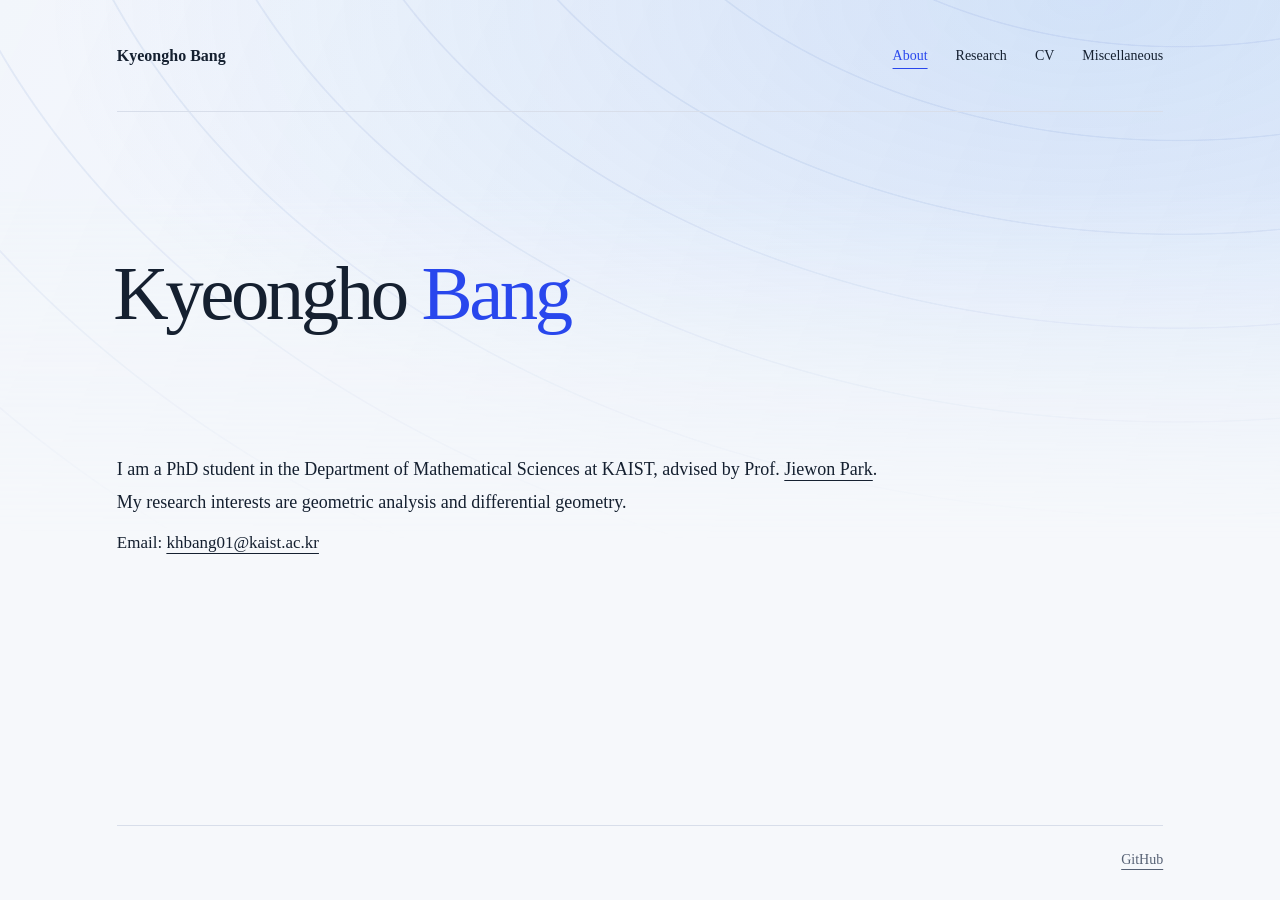
<file: index.html>
<!doctype html>
<html lang="en">
<head>
  <meta charset="utf-8">
  <meta name="viewport" content="width=device-width, initial-scale=1">
  <meta name="theme-color" content="#f6f8fb">
  <meta name="description" content="Kyeongho Bang is a PhD student in the Department of Mathematical Sciences at KAIST, advised by Prof. Jiewon Park.">
  <meta property="og:title" content="About — Kyeongho Bang">
  <meta property="og:description" content="Kyeongho Bang is a PhD student in the Department of Mathematical Sciences at KAIST, advised by Prof. Jiewon Park.">
  <meta property="og:type" content="website">
  <title>About — Kyeongho Bang</title>
  <link rel="icon" type="image/svg+xml" href="data:image/svg+xml,%3Csvg xmlns='http://www.w3.org/2000/svg' viewBox='0 0 64 64'%3E%3Crect width='64' height='64' rx='14' fill='%232947ed'/%3E%3Ctext x='32' y='43' text-anchor='middle' font-family='Arial,sans-serif' font-weight='700' font-size='32' fill='white'%3EK%3C/text%3E%3C/svg%3E">
  <link rel="stylesheet" href="styles.css"> 
</head>
<body>
  <a class="skip" href="#main">Skip to content</a>
  <div class="page">
    <header>
      <a class="brand" href="index.html" aria-label="Kyeongho Bang home"><span class="brand-label">Kyeongho Bang</span></a>
      <nav aria-label="Main navigation">
  <a href="index.html"aria-current="page">About</a>
  <a href="research.html" >Research</a>
  <a href="CV.html">CV</a>
  <a href="miscellaneous.html">Miscellaneous</a>
</nav>
    </header>
    <main id="main">
      <section class="intro" aria-labelledby="intro-title">
        <h1 id="intro-title">Kyeongho <span>Bang</span></h1>
      </section>
      
<div class="bio">
  <p class="bio-line">
    I am a PhD student in the Department of Mathematical Sciences at KAIST, advised by Prof.
    <a href="https://sites.google.com/view/jiewonpark?pli=1&authuser=0">Jiewon Park</a>.
  </p>

  <p class="bio-line">
    My research interests are geometric analysis and differential geometry.
  </p>

  <p class="email">
    Email:
    <a href="mailto:khbang01@kaist.ac.kr">khbang01@kaist.ac.kr</a>
  </p>
</div>
      
    </main>
    <footer style="justify-content:flex-end"><a href="https://github.com/kyeonghobang">GitHub</a></footer>
  </div>
</body>
</html>
</file>
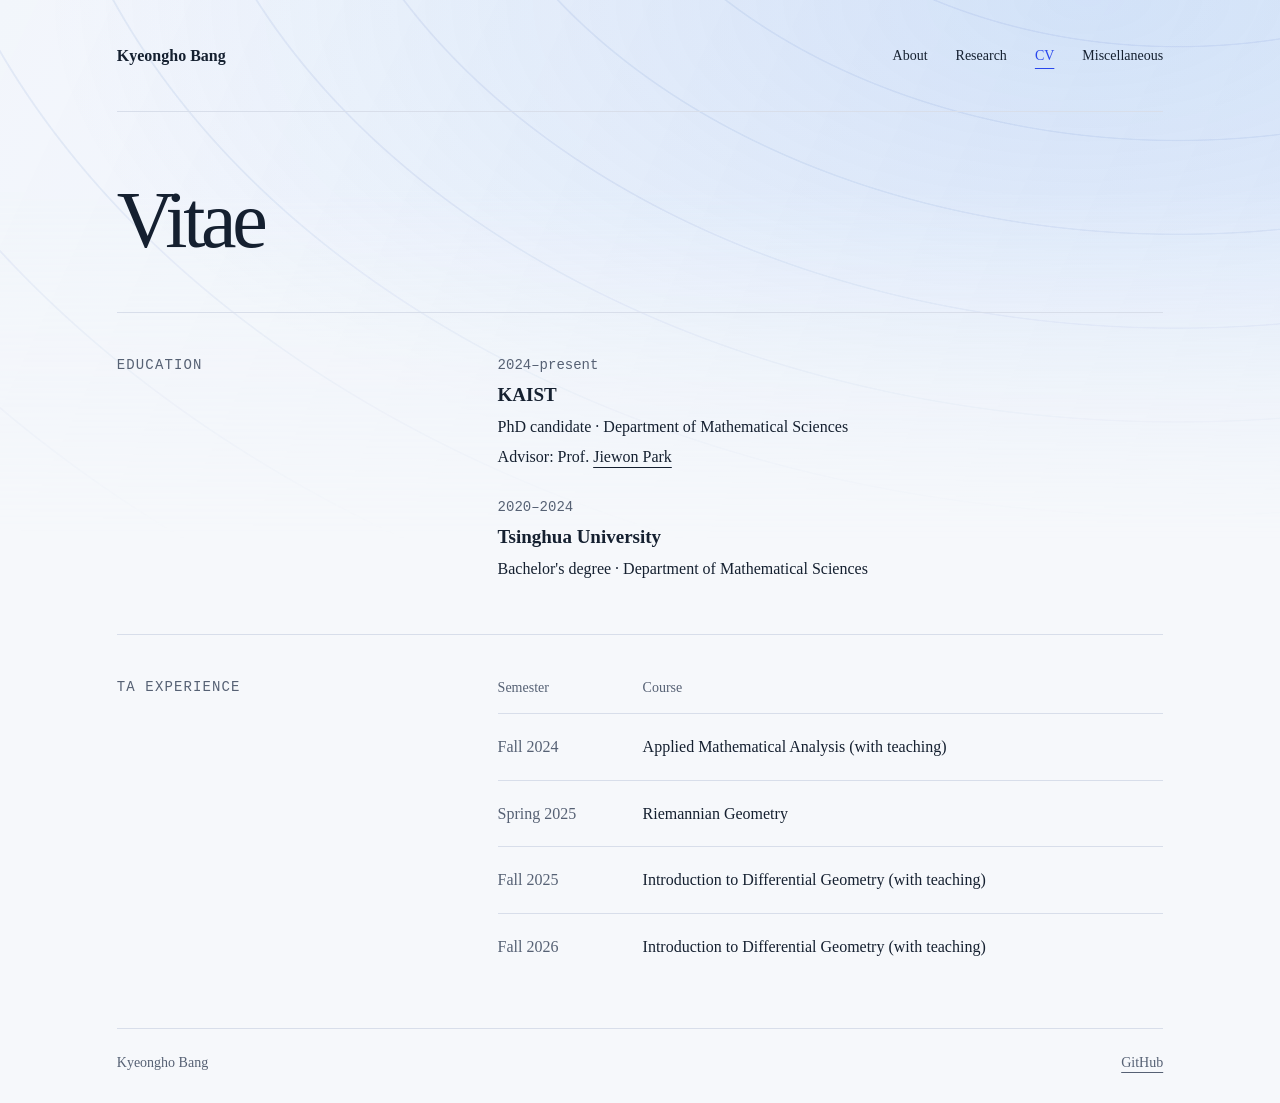
<file: CV.html>
<!doctype html>
<html lang="en">
<head>
  <meta charset="utf-8">
  <meta name="viewport" content="width=device-width, initial-scale=1">
  <meta name="theme-color" content="#f6f8fb">
  <meta name="description" content="CV of Kyeongho Bang, 2024–2026.">
  <meta property="og:title" content="CV — Kyeongho Bang">
  <meta property="og:description" content="CV of Kyeongho Bang, 2024–2026.">
  <meta property="og:type" content="website">
  <title>CV — Kyeongho Bang</title>
  <link rel="icon" type="image/svg+xml" href="data:image/svg+xml,%3Csvg xmlns='http://www.w3.org/2000/svg' viewBox='0 0 64 64'%3E%3Crect width='64' height='64' rx='14' fill='%232947ed'/%3E%3Ctext x='32' y='43' text-anchor='middle' font-family='Arial,sans-serif' font-weight='700' font-size='32' fill='white'%3EK%3C/text%3E%3C/svg%3E">
  <link rel="stylesheet" href="styles.css">
</head>
<body>
  <a class="skip" href="#main">Skip to content</a>
  <div class="page">
    <header>
      <a class="brand" href="index.html" aria-label="Kyeongho Bang home"><span class="brand-label">Kyeongho Bang</span></a>
      <nav aria-label="Main navigation">
  <a href="index.html">About</a>
  <a href="research.html" >Research</a>
  <a href="CV.html" aria-current="page">CV</a>
  <a href="miscellaneous.html">Miscellaneous</a>
</nav>
    </header>
    <main id="main">
      <div class="page-heading"><h1>Vitae</h1></div>

      <section id="education" class="section" aria-labelledby="education-title">
        <h2 id="education-title">Education</h2>
        <ol class="education-list">
          <li><span class="period">2024–present</span><h3>KAIST</h3><p>PhD candidate · Department of Mathematical Sciences</p><p>Advisor: Prof. <a href="https://sites.google.com/view/jiewonpark?pli=1&amp;authuser=0">Jiewon Park</a></p></li>
          <li><span class="period">2020–2024</span><h3>Tsinghua University</h3><p>Bachelor's degree · Department of Mathematical Sciences</p></li>
        </ol>
      </section>
      
      <section class="section" aria-labelledby="teaching-title">
        <h2 id="teaching-title">TA experience</h2>
        <div>
          <table class="teaching-table">
            <thead><tr><th scope="col">Semester</th><th scope="col">Course</th></tr></thead>
            <tbody>
              <tr><th scope="row">Fall 2024</th><td>Applied Mathematical Analysis (with teaching)</td></tr>
              <tr><th scope="row">Spring 2025</th><td>Riemannian Geometry</td></tr>
              <tr><th scope="row">Fall 2025</th><td>Introduction to Differential Geometry (with teaching)</td></tr>
              <tr><th scope="row">Fall 2026</th><td>Introduction to Differential Geometry (with teaching)</td></tr>
            </tbody>
          </table>
        </div>
      </section>

    </main>
    <footer><p>Kyeongho Bang</p><a href="https://github.com/kyeonghobang">GitHub</a></footer>
  </div>
</body>
</html>
</file>
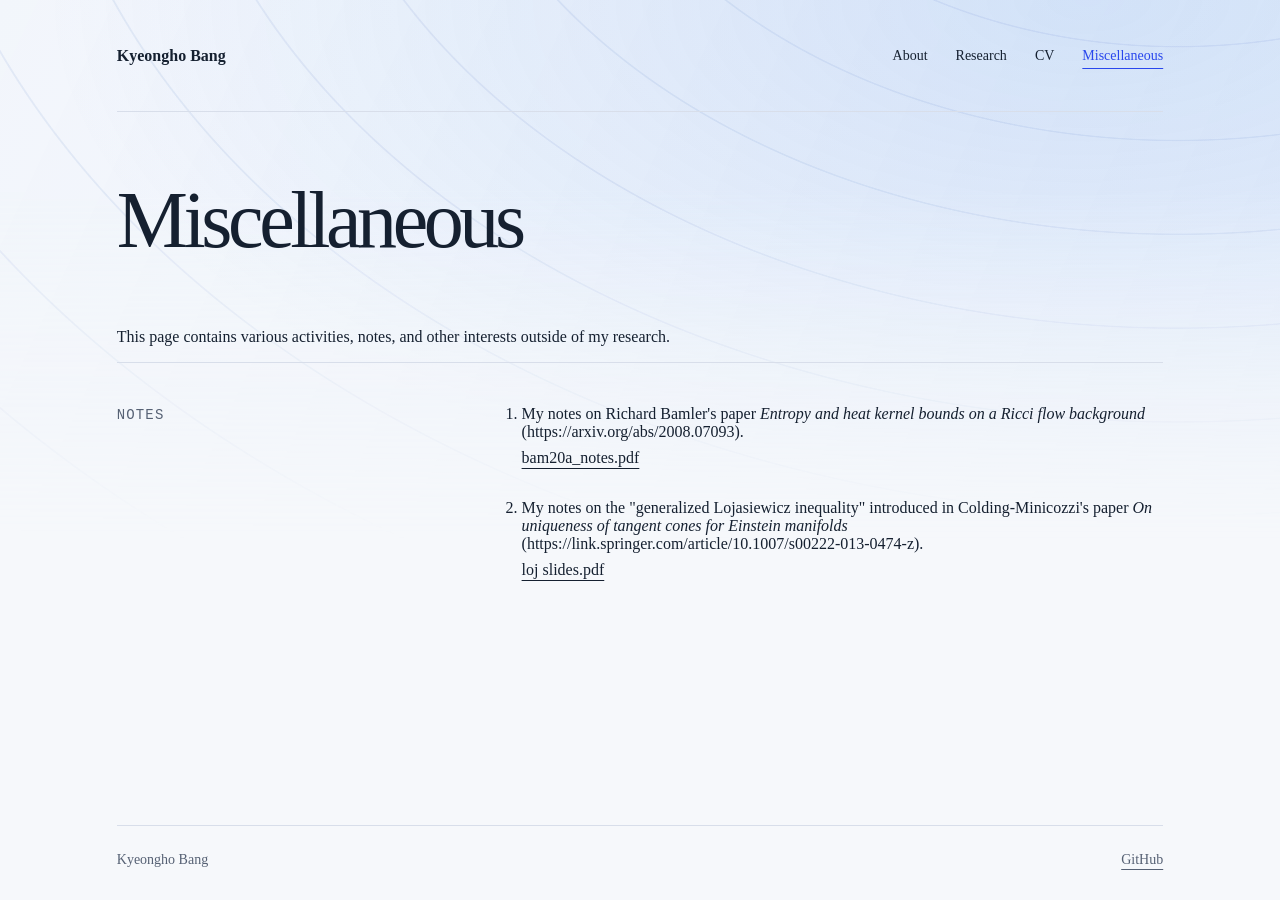
<file: miscellaneous.html>
<!doctype html>
<html lang="en">
<head>
  <meta charset="utf-8">
  <meta name="viewport" content="width=device-width, initial-scale=1">
  <meta name="theme-color" content="#f6f8fb">

  <meta
    name="description"
    content="Miscellaneous notes, activities, and interests by Kyeongho Bang."
  >

  <meta property="og:title" content="Miscellaneous — Kyeongho Bang">
  <meta
    property="og:description"
    content="Miscellaneous notes, activities, and interests by Kyeongho Bang."
  >
  <meta property="og:type" content="website">

  <title>Miscellaneous — Kyeongho Bang</title>

  <!-- Copy your existing favicon <link> line here -->
  <link rel="stylesheet" href="styles.css">
</head>

<body>
  <a class="skip" href="#main">Skip to content</a>

  <div class="page">

    <header>
      <a
        class="brand"
        href="index.html"
        aria-label="Kyeongho Bang home"
      >
        <span class="brand-label">Kyeongho Bang</span>
      </a>

      <nav aria-label="Main navigation">
        <a href="index.html">About</a>
        <a href="research.html">Research</a>
        <a href="CV.html">CV</a>
        <a href="miscellaneous.html" aria-current="page">Miscellaneous</a>
      </nav>
    </header>

    <main id="main">

      <div class="page-heading">
        <h1>Miscellaneous</h1>
      </div>

      <p>
          This page contains various activities, notes, and other interests
          outside of my research.
        </p>

      <section
  id="miscellaneous"
  class="section"
  aria-labelledby="miscellaneous-title"
>
  <h2 id="miscellaneous-title">Notes</h2>

  <ol class="notes-list">
    <li>
      <p class="note-description">
        My notes on Richard Bamler's paper <em>Entropy and heat kernel bounds on a Ricci flow background</em> (https://arxiv.org/abs/2008.07093).
      </p>

      <p class="note-file">
        <a
          href="files/bam20a_notes.pdf"
          target="_blank"
          rel="noopener noreferrer"
        >
          bam20a_notes.pdf
        </a>
      </p>
    </li>

    <li>
      <p class="note-description">
        My notes on the "generalized Lojasiewicz inequality" introduced in Colding-Minicozzi's paper <em>On uniqueness of tangent cones for Einstein manifolds</em> (https://link.springer.com/article/10.1007/s00222-013-0474-z).
      </p>

      <p class="note-file">
        <a
          href="files/loj slides.pdf"
          target="_blank"
          rel="noopener noreferrer"
        >
          loj slides.pdf
        </a>
      </p>
    </li>
  </ol>
</section>

    </main>

    <footer><p>Kyeongho Bang</p><a href="https://github.com/kyeonghobang">GitHub</a></footer>

  </div>
</body>
</html>
</file>
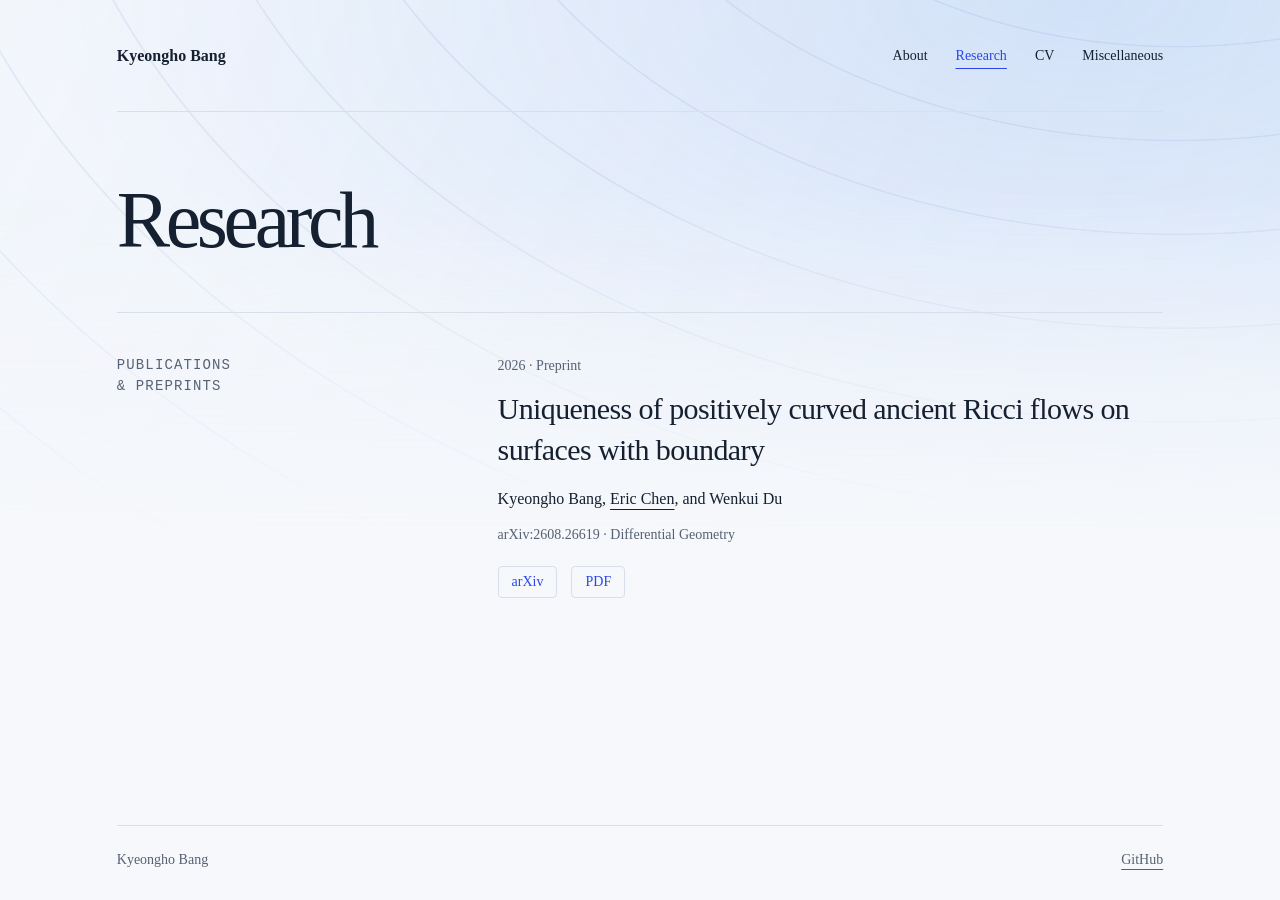
<file: research.html>
<!doctype html>
<html lang="en">
<head>
  <meta charset="utf-8">
  <meta name="viewport" content="width=device-width, initial-scale=1">
  <meta name="theme-color" content="#f6f8fb">
  <meta name="description" content="Research in geometric analysis and papers by Kyeongho Bang.">
  <meta property="og:title" content="Research — Kyeongho Bang">
  <meta property="og:description" content="Research in geometric analysis and papers by Kyeongho Bang.">
  <meta property="og:type" content="website">
  <title>Research — Kyeongho Bang</title>
  <link rel="icon" type="image/svg+xml" href="data:image/svg+xml,%3Csvg xmlns='http://www.w3.org/2000/svg' viewBox='0 0 64 64'%3E%3Crect width='64' height='64' rx='14' fill='%232947ed'/%3E%3Ctext x='32' y='43' text-anchor='middle' font-family='Arial,sans-serif' font-weight='700' font-size='32' fill='white'%3EK%3C/text%3E%3C/svg%3E">
  <link rel="stylesheet" href="styles.css">
</head>
<body>
  <a class="skip" href="#main">Skip to content</a>
  <div class="page">
    <header>
      <a class="brand" href="index.html" aria-label="Kyeongho Bang home"><span class="brand-label">Kyeongho Bang</span></a>
      <nav aria-label="Main navigation">
      <a href="index.html">About</a>
      <a href="research.html" aria-current="page">Research</a>
      <a href="CV.html">CV</a>
      <a href="miscellaneous.html">Miscellaneous</a>
    </nav>
    </header>
    <main id="main">
      <div class="page-heading"><h1>Research</h1></div>
      <section id="publications" class="section" aria-labelledby="publications-title">
        <h2 id="publications-title">Publications<br>&amp; preprints</h2>
        <article class="paper">
          <p class="metadata">2026 · Preprint</p>
          <h3 class="research-topic"><a href="https://arxiv.org/abs/2608.26619">Uniqueness of positively curved ancient Ricci flows on surfaces with boundary</a></h3>
          <p>Kyeongho Bang, <a href="https://ecchen.web.illinois.edu">Eric Chen</a>, and Wenkui Du</p>
          <p class="metadata">arXiv:2608.26619 · Differential Geometry</p>
          <div class="paper-links"><a href="https://arxiv.org/abs/2608.26619" aria-label="Read the paper on arXiv">arXiv</a><a href="https://arxiv.org/pdf/2608.26619" aria-label="Read the paper PDF">PDF</a></div>
        </article>
      </section>
    </main>
    <footer><p>Kyeongho Bang</p><a href="https://github.com/kyeonghobang">GitHub</a></footer>
  </div>
</body>
</html>
</file>
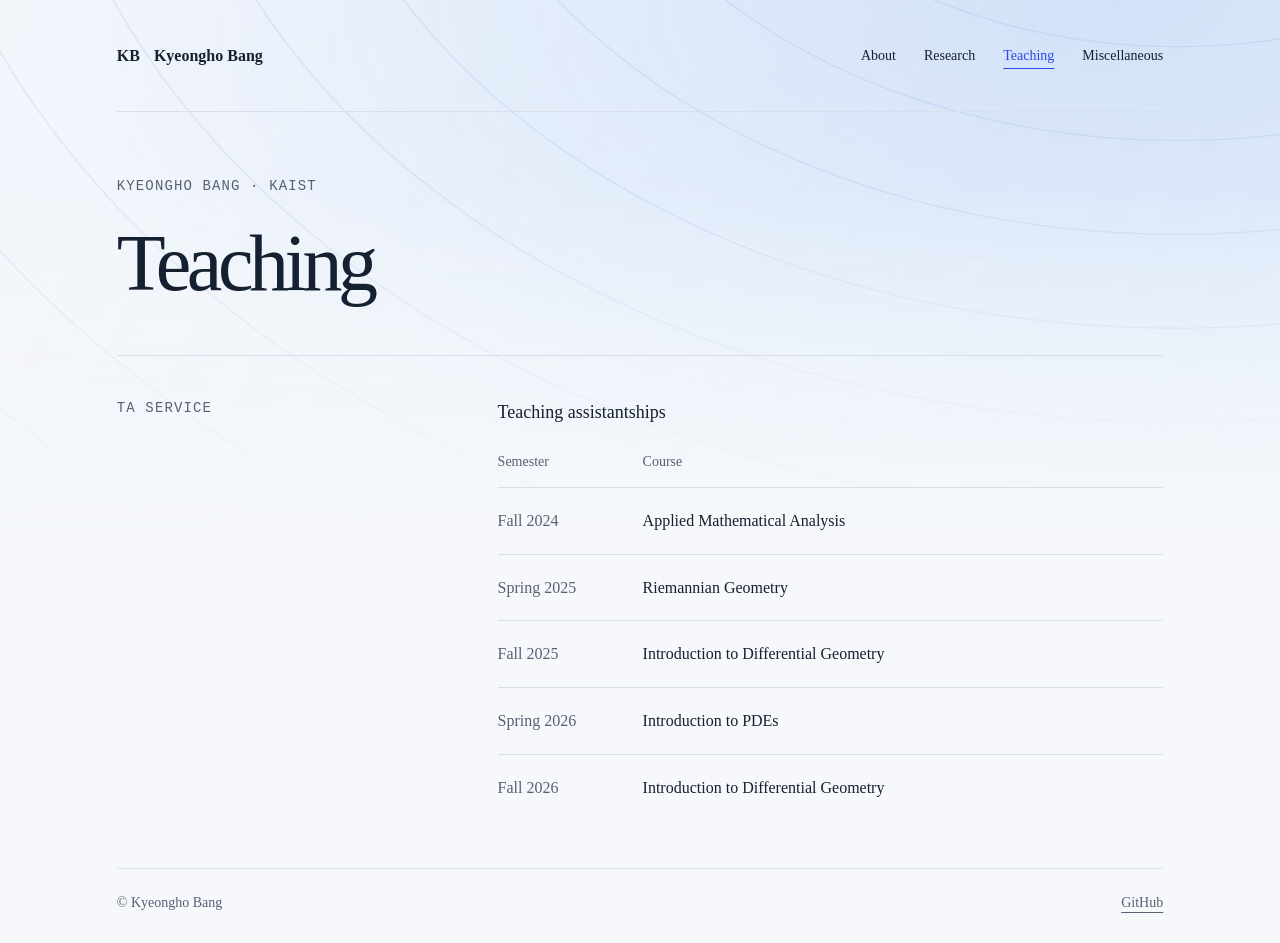
<file: teaching.html>
<!doctype html>
<html lang="en">
<head>
  <meta charset="utf-8">
  <meta name="viewport" content="width=device-width, initial-scale=1">
  <meta name="theme-color" content="#f6f8fb">
  <meta name="description" content="Teaching assistantships of Kyeongho Bang, 2024–2026.">
  <meta property="og:title" content="Teaching — Kyeongho Bang">
  <meta property="og:description" content="Teaching assistantships of Kyeongho Bang, 2024–2026.">
  <meta property="og:type" content="website">
  <title>Teaching — Kyeongho Bang</title>
  <link rel="icon" type="image/svg+xml" href="data:image/svg+xml,%3Csvg xmlns='http://www.w3.org/2000/svg' viewBox='0 0 64 64'%3E%3Crect width='64' height='64' rx='14' fill='%232947ed'/%3E%3Ctext x='32' y='43' text-anchor='middle' font-family='Arial,sans-serif' font-weight='700' font-size='32' fill='white'%3EK%3C/text%3E%3C/svg%3E">
  <link rel="stylesheet" href="styles.css">
</head>
<body>
  <a class="skip" href="#main">Skip to content</a>
  <div class="page">
    <header>
      <a class="brand" href="index.html" aria-label="Kyeongho Bang home"><span class="monogram" aria-hidden="true">KB</span><span class="brand-label">Kyeongho Bang</span></a>
      <nav aria-label="Main navigation">
  <a href="index.html">About</a>
  <a href="research.html" >Research</a>
  <a href="teaching.html" aria-current="page">Teaching</a>
  <a href="miscellaneous.html">Miscellaneous</a>
</nav>
    </header>
    <main id="main">
      <div class="page-heading"><p class="eyebrow">Kyeongho Bang · KAIST</p><h1>Teaching</h1></div>
      <section class="section" aria-labelledby="teaching-title">
        <h2 id="teaching-title">TA service</h2>
        <div>
          <table class="teaching-table">
            <caption>Teaching assistantships</caption>
            <thead><tr><th scope="col">Semester</th><th scope="col">Course</th></tr></thead>
            <tbody>
              <tr><th scope="row">Fall 2024</th><td>Applied Mathematical Analysis</td></tr>
              <tr><th scope="row">Spring 2025</th><td>Riemannian Geometry</td></tr>
              <tr><th scope="row">Fall 2025</th><td>Introduction to Differential Geometry</td></tr>
              <tr><th scope="row">Spring 2026</th><td>Introduction to PDEs</td></tr>
              <tr><th scope="row">Fall 2026</th><td>Introduction to Differential Geometry</td></tr>
            </tbody>
          </table>
        </div>
      </section>
    </main>
    <footer><p>© Kyeongho Bang</p><a href="https://github.com/kyeonghobang">GitHub</a></footer>
  </div>
</body>
</html>
</file>
<file: styles.css>
:root { color-scheme: light; --paper:#f6f8fb; --ink:#152030; --muted:#566174; --blue:#2947ed; --line:#d8deea; }
    * { box-sizing:border-box; }
    html { scroll-behavior:smooth; }
    body { position:relative; isolation:isolate; margin:0; background:var(--paper); color:var(--ink); font-family:Georgia,'Times New Roman',serif; -webkit-font-smoothing:antialiased; }
    a { color:inherit; text-decoration-thickness:1px; text-underline-offset:5px; }
    a:focus-visible { outline:3px solid var(--blue); outline-offset:7px; }
    .skip { position:absolute; top:12px; left:12px; transform:translateY(-200%); padding:12px; background:white; z-index:5; }
    .skip:focus { transform:none; }
    .page { max-width:1200px; margin:auto; padding:0 clamp(24px,6vw,88px); }
    header { min-height:112px; display:flex; align-items:center; justify-content:space-between; gap:24px; border-bottom:1px solid var(--line); }
    .brand { display:flex; align-items:center; gap:14px; font-size:16px; font-weight:700; text-decoration:none; }
    nav { display:flex; flex-wrap:wrap; gap:28px; font-size:14px; }
    nav a { text-decoration:none; }
    nav a:hover { color:var(--blue); text-decoration:underline; }
    .intro { padding:76px 0 64px; }
    .eyebrow { margin:0 0 34px; color:var(--muted); font:14px/1.5 'Courier New',monospace; letter-spacing:.08em; text-transform:uppercase; }
    h1 { margin:0; font-family:Georgia,'Times New Roman',serif; font-size:clamp(54px,7.6vw,100px); line-height:1.1; letter-spacing:-.055em; font-weight:400; }
    h1 span { color:var(--blue); }
    .intro-bottom { margin-top:30px; display:flex; justify-content:space-between; align-items:flex-end; gap:32px; }
    .intro-copy { max-width:650px; font-size:clamp(18px,2vw,23px); line-height:1.5; letter-spacing:-.025em; margin:0; }
    .button { display:inline-flex; align-items:center; justify-content:center; gap:12px; min-height:54px; padding:16px 25px; border:1px solid var(--blue); border-radius:5px; background:var(--blue); color:white; font-size:16px; font-weight:600; text-decoration:none; white-space:nowrap; transition:background .18s,transform .18s; }
    .button:hover { background:#1935ce; transform:translateY(-2px); }
    .button svg { width:20px; height:20px; fill:currentColor; }
    .about { display:grid; grid-template-columns:1fr 2fr; gap:48px; padding:50px 0 56px; border-top:1px solid var(--line); }
    h2 { font-size:14px; line-height:1.5; font-weight:400; font-family:'Courier New',monospace; letter-spacing:.08em; text-transform:uppercase; margin:0; color:var(--muted); }
    .about p { max-width:700px; font-size:19px; line-height:1.7; margin:0; }
    .section { display:grid; grid-template-columns:1fr 2fr; gap:48px; padding:42px 0 48px; border-top:1px solid var(--line); scroll-margin-top:24px; }
    .research-topic { font-family:Georgia,'Times New Roman',serif; font-size:22px; line-height:1.5; font-weight:400; margin:0; letter-spacing:-.025em; }
    .paper h3 { font-family:Georgia,'Times New Roman',serif; font-size:clamp(23px,2.6vw,30px); font-weight:400; line-height:1.35; margin:0 0 16px; letter-spacing:-.02em; }
    .paper h3 a { text-decoration:none; }
    .paper h3 a:hover { color:var(--blue); text-decoration:underline; }
    .paper p { margin:0 0 12px; font-size:16px; line-height:1.6; }
    .paper .metadata { color:var(--muted); font-size:14px; }
    .paper-links { display:flex; flex-wrap:wrap; gap:14px; margin-top:20px; }
    .paper-links a { padding:7px 13px; border:1px solid var(--line); border-radius:4px; color:var(--blue); font-size:14px; text-decoration:none; }
    .paper-links a:hover { border-color:var(--blue); }
    .education-list { list-style:none; margin:0; padding:0; }
    .education-list li + li { margin-top:28px; }
    .education-list .period { color:var(--muted); font:14px/1.5 'Courier New',monospace; }
    .education-list h3 { margin:8px 0; font-size:19px; font-weight:600; }
    .education-list p { margin:4px 0; line-height:1.6; font-size:16px; }
    .about a { color:var(--blue); }
    .profile-link { display:inline-block; font-size:16px; color:var(--blue); overflow-wrap:anywhere; }
    footer { border-top:1px solid var(--line); padding:26px 0 32px; display:flex; justify-content:space-between; flex-wrap:wrap; gap:16px; font-size:14px; color:var(--muted); }
    footer p { margin:0; }
    ::selection { background:#dce3ff; color:#152030; }
    .notes-list {margin: 0;padding-left: 1.5rem;}
    .note-description {margin: 0;}
    .note-file {margin: 0.5rem 0 0;}

    @media (max-width:680px) {
      header { min-height:88px; padding:22px 0; gap:20px; flex-wrap:wrap; }
      .brand { font-size:14px; gap:10px; }
      nav { gap:16px; }
      .intro { padding:66px 0 56px; }
      .eyebrow { margin-bottom:28px; font-size:13px; }
      h1 { font-size:clamp(50px,11vw,74px); }
      .intro-bottom { margin-top:34px; flex-direction:column; align-items:flex-start; gap:28px; }
      .about, .section { grid-template-columns:1fr; gap:24px; padding:32px 0 38px; }
      .about p { font-size:18px; }
    }
    @media (prefers-reduced-motion:reduce) { html { scroll-behavior:auto; } .button { transition:none; } }
    .page { min-height:100vh; display:flex; flex-direction:column; }
    main { flex:1; min-width:0; }
    nav a { padding:8px 0; }
    nav a[aria-current="page"] { color:var(--blue); text-decoration:underline; text-underline-offset:8px; }
    .page-heading { padding:64px 0 48px; }
    .page-heading h1 { font-size:clamp(48px,6.5vw,80px); }
    .page-heading .eyebrow { margin-bottom:22px; }
    .teaching-table { width:100%; border-collapse:collapse; text-align:left; font-size:16px; line-height:1.6; }
    .teaching-table caption { text-align:left; font-size:18px; margin-bottom:24px; }
    .teaching-table thead th { font-size:14px; font-weight:400; color:var(--muted); padding:0 0 14px; border-bottom:1px solid var(--line); }
    .teaching-table tbody th, .teaching-table td { vertical-align:top; padding:20px 0; border-bottom:1px solid var(--line); }
    .teaching-table tbody th { font-weight:400; color:var(--muted); white-space:nowrap; }
    .teaching-table th:first-child { padding-right:24px; width:145px; }
    .teaching-table tbody tr:last-child th, .teaching-table tbody tr:last-child td { border-bottom:0; }
    .about .about-contact { margin-top:22px; font-size:18px; overflow-wrap:anywhere; }
    @media (max-width:680px) {
      .page-heading { padding:48px 0 36px; }
      .teaching-table th:first-child { width:110px; padding-right:16px; }
    }


    body::before {
      content:"";
      position:absolute;
      inset:0 0 auto;
      height:540px;
      z-index:-1;
      pointer-events:none;
      background:
        repeating-radial-gradient(ellipse at 92% -55%, transparent 0 86px, rgba(55,95,184,.09) 87px 88px, transparent 89px 132px),
        radial-gradient(ellipse at 85% 0%, rgba(103,154,234,.2), transparent 68%),
        linear-gradient(115deg, rgba(230,240,255,.2), rgba(205,226,255,.28));
      -webkit-mask-image:linear-gradient(to bottom, #000 35%, transparent 100%);
      mask-image:linear-gradient(to bottom, #000 35%, transparent 100%);
    }

.notes-list > li {padding-bottom: 2rem;}
.notes-list > li:last-child {padding-bottom: 0;}


/* Homepage hero */
.intro {
  margin-top: 4rem;
  margin-bottom: 3.5rem;
}

.intro h1 {
  font-size: clamp(3rem, 6vw, 5rem);
  line-height: 1.1;
  letter-spacing: -0.045em;
  margin: 0;
  text-indent: -0.045em;
}

/* Introductory text */
.bio {
  max-width: none;
  margin-top: 0;
}

.bio-line {
  font-size: 18px;
  line-height: 1.45;
  margin: 0 0 6px 0;
  white-space: nowrap;
}

.bio .email {
  margin-top: 18px;
  font-size: 17px;
}

@media (max-width: 900px) {
  .bio-line {
    white-space: normal;
  }
}
</file>
